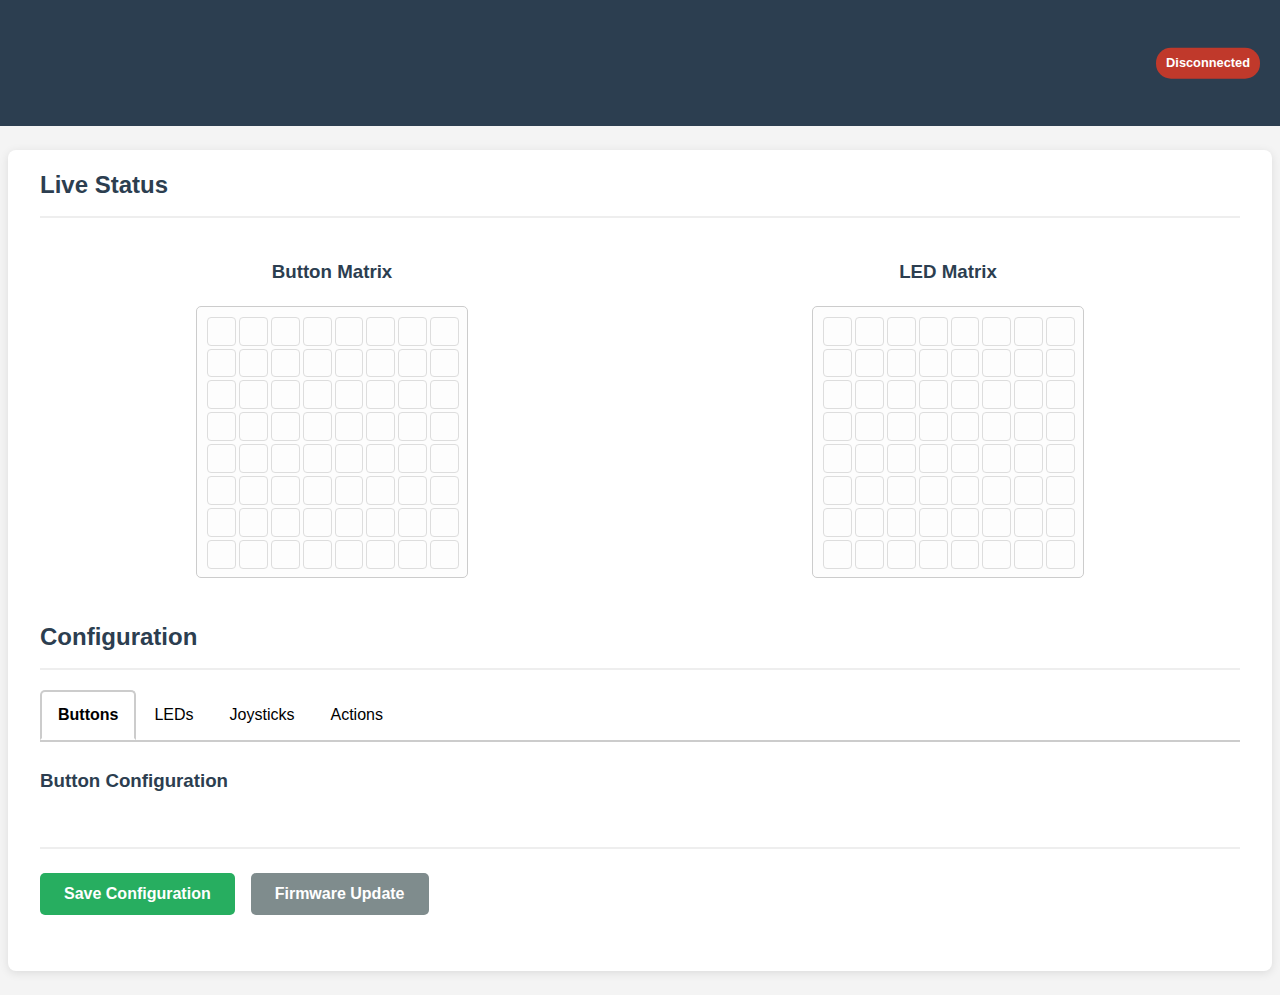
<file: data/index.html>
<!DOCTYPE html>
<html lang="en">
  <head>
    <meta charset="UTF-8" />
    <meta name="viewport" content="width=device-width, initial-scale=1.0" />
    <title>LinuxCNC HMI Configuration</title>
    <link rel="stylesheet" href="style.css" />
  </head>
  <body>
    <header>
      <h1>LinuxCNC HMI Configuration & Status</h1>
      <div id="ws-status">Connecting...</div>
    </header>

    <main>
      <section id="live-status">
        <h2>Live Status</h2>
        <div class="status-grid">
          <div>
            <h3>Button Matrix</h3>
            <div id="button-matrix-live" class="matrix-grid"></div>
          </div>
          <div>
            <h3>LED Matrix</h3>
            <div id="led-matrix-live" class="matrix-grid"></div>
          </div>
        </div>
      </section>

      <section id="configuration">
        <h2>Configuration</h2>
        <div class="tab-bar">
          <button class="tab-link active" onclick="openTab(event, 'buttons')">
            Buttons
          </button>
          <button class="tab-link" onclick="openTab(event, 'leds')">
            LEDs
          </button>
          <button class="tab-link" onclick="openTab(event, 'joysticks')">
            Joysticks
          </button>
          <button class="tab-link" onclick="openTab(event, 'actions')">
            Actions
          </button>
        </div>

        <div id="buttons" class="tab-content" style="display: block">
          <h3>Button Configuration</h3>
          <div id="button-config-table" class="config-container"></div>
        </div>

        <div id="leds" class="tab-content">
          <h3>LED Configuration</h3>
          <div id="led-config-table" class="config-container"></div>
        </div>

        <div id="joysticks" class="tab-content">
          <h3>Joystick Configuration</h3>
          <div id="joystick-config-table" class="config-container"></div>
        </div>

        <div id="actions" class="tab-content">
          <h3>Action Bindings</h3>
          <p>
            Create rules to make the HMI react to machine states from LinuxCNC.
          </p>
          <div id="action-binding-table" class="config-container"></div>
        </div>

        <div class="actions">
          <button id="save-config-btn">Save Configuration</button>
          <button onclick="window.location.href='/update'">
            Firmware Update
          </button>
        </div>
      </section>
    </main>

    <script src="script.js"></script>
  </body>
</html>
</file>
<file: data/style.css>
/* --------------------------------------------------------------------------
 * Main Stylesheet for the HMI Web Interface
 * -------------------------------------------------------------------------- */

/* --- Global Styles & Layout --- */
body {
  font-family: -apple-system, BlinkMacSystemFont, "Segoe UI", Roboto, Oxygen,
    Ubuntu, Cantarell, "Fira Sans", "Droid Sans", "Helvetica Neue", sans-serif;
  margin: 0;
  background-color: #f4f4f4;
  color: #333;
  line-height: 1.6;
}
main {
  max-width: 1200px;
  margin: 1.5rem auto;
  padding: 1rem 2rem;
  background-color: white;
  border-radius: 8px;
  box-shadow: 0 2px 10px rgba(0, 0, 0, 0.1);
}
section {
  margin-bottom: 2.5rem;
}
h1,
h2,
h3 {
  font-weight: 600;
  color: #2c3e50; /* A dark blue-grey for headings */
}
h2 {
  border-bottom: 2px solid #eee;
  padding-bottom: 0.75rem;
  margin-top: 0;
}
p {
  font-size: 0.95rem;
  color: #555;
}

/* --- Header Styles --- */
header {
  background-color: #2c3e50;
  color: white;
  padding: 1rem;
  text-align: center;
  position: relative;
}
#ws-status {
  position: absolute;
  top: 50%;
  transform: translateY(-50%);
  right: 20px;
  font-size: 0.8rem;
  padding: 5px 10px;
  border-radius: 15px;
  font-weight: bold;
}
.status-connected {
  background-color: #27ae60;
  color: white;
} /* Green for connected */
.status-disconnected {
  background-color: #c0392b;
  color: white;
} /* Red for disconnected */

/* --- Live Status Matrix Grids --- */
.status-grid {
  display: grid;
  grid-template-columns: repeat(auto-fit, minmax(280px, 1fr));
  gap: 2rem;
  justify-items: center;
  text-align: center;
}
.matrix-grid {
  display: grid;
  grid-template-columns: repeat(8, 1fr);
  gap: 5px;
  width: 250px;
  height: 250px;
  border: 1px solid #ccc;
  padding: 10px;
  border-radius: 5px;
  background-color: #fdfdfd;
}
.matrix-cell {
  width: 100%;
  height: 100%;
  border: 1px solid #ddd;
  border-radius: 4px;
  transition: background-color 0.1s ease-in-out;
}
.button-pressed {
  background-color: #3498db !important;
}
.led-on {
  background-color: #f1c40f;
  box-shadow: 0 0 10px #f1c40f, inset 0 0 5px rgba(255, 255, 255, 0.5);
}

/* --- Configuration Panel & Tabs --- */
.tab-bar {
  overflow: hidden;
  border-bottom: 2px solid #ccc;
  margin-bottom: 1.5rem;
}
.tab-link {
  background-color: inherit;
  float: left;
  border: none;
  outline: none;
  cursor: pointer;
  padding: 14px 16px;
  transition: 0.3s;
  font-size: 1rem;
  border-radius: 5px 5px 0 0;
  border: 2px solid transparent;
}
.tab-link:hover {
  background-color: #eee;
}
.tab-link.active {
  background-color: white;
  font-weight: bold;
  border-color: #ccc;
  border-bottom-color: white;
  margin-bottom: -2px;
}
.tab-content {
  display: none;
}
.config-container {
  display: flex;
  flex-direction: column;
  gap: 8px;
}

/* --- Configuration Table Styles --- */
.config-table-header,
.config-table-row {
  display: grid;
  gap: 15px;
  padding: 10px;
  border-bottom: 1px solid #eee;
  align-items: center;
}
.config-table-header {
  font-weight: bold;
  background-color: #f9f9f9;
  border-radius: 5px 5px 0 0;
  padding-left: 10px;
}
#button-config-table .config-table-header,
#button-config-table .config-table-row {
  grid-template-columns: 50px 2fr 100px 100px;
}
#led-config-table .config-table-header,
#led-config-table .config-table-row {
  grid-template-columns: 50px 1.5fr 1.5fr 1fr 1fr;
}
#joystick-config-table h3 {
  margin-top: 1.5rem;
  border-top: 1px solid #eee;
  padding-top: 1rem;
}
#joystick-config-table .config-table-header,
#joystick-config-table .config-table-row {
  grid-template-columns: 100px 100px 1fr 1fr;
}
/* NEW: Grid layout for the action binding table */
#action-binding-table .config-table-header,
#action-binding-table .config-table-row {
  grid-template-columns: 100px 2fr 2fr;
}

input[type="text"],
input[type="number"],
select {
  width: 100%;
  padding: 8px;
  box-sizing: border-box;
  border: 1px solid #ccc;
  border-radius: 4px;
  font-size: 0.95rem;
}
input[type="checkbox"] {
  width: 20px;
  height: 20px;
  justify-self: center;
}

/* --- Action Buttons --- */
.actions {
  margin-top: 2rem;
  display: flex;
  gap: 1rem;
  padding-top: 1.5rem;
  border-top: 2px solid #eee;
}
.actions button {
  padding: 12px 24px;
  font-size: 1rem;
  cursor: pointer;
  border-radius: 5px;
  border: none;
  font-weight: bold;
  color: white;
  transition: background-color 0.2s;
}
#save-config-btn {
  background-color: #27ae60;
}
#save-config-btn:hover {
  background-color: #2ecc71;
}
.actions button:last-child {
  background-color: #7f8c8d;
}
.actions button:last-child:hover {
  background-color: #95a5a6;
}
</file>
